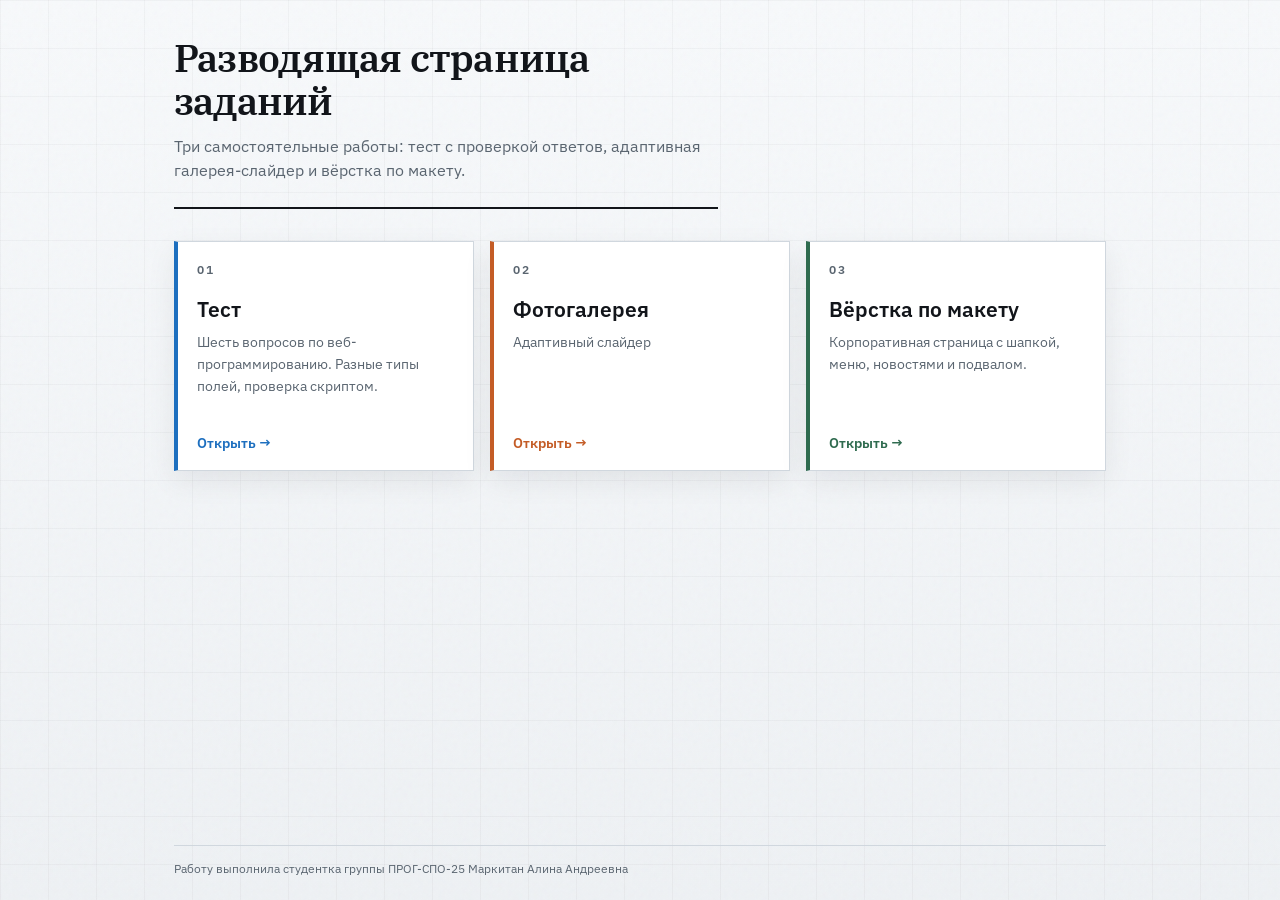
<file: index.html>
<!doctype html>
<html lang="ru">
  <head>
    <meta charset="UTF-8" />
    <meta name="viewport" content="width=device-width, initial-scale=1.0" />
    <title>Итоговые работы</title>
    <link rel="stylesheet" href="css/main.css" />
    <link rel="preconnect" href="https://fonts.googleapis.com" />
    <link rel="preconnect" href="https://fonts.gstatic.com" crossorigin />
    <link
      href="https://fonts.googleapis.com/css2?family=IBM+Plex+Sans:wght@400;500;600&family=IBM+Plex+Serif:wght@500;600&display=swap"
      rel="stylesheet"
    />
  </head>
  <body class="home">
    <div class="noise" aria-hidden="true"></div>
    <main class="hub">
      <section class="hub-intro">
        <h1>Разводящая страница заданий</h1>
        <p>
          Три самостоятельные работы: тест с проверкой ответов, адаптивная
          галерея-слайдер и вёрстка по макету.
        </p>
      </section>

      <nav class="task-grid" aria-label="Список заданий">
        <a class="task-card task-1" href="quiz/index.html">
          <span class="task-num">01</span>
          <h2>Тест</h2>
          <p>
            Шесть вопросов по веб-программированию. Разные типы полей, проверка
            скриптом.
          </p>
          <span class="task-go">Открыть →</span>
        </a>

        <a class="task-card task-2" href="gallery/index.html">
          <span class="task-num">02</span>
          <h2>Фотогалерея</h2>
          <p>Адаптивный слайдер</p>
          <span class="task-go">Открыть →</span>
        </a>

        <a class="task-card task-3" href="layout/index.html">
          <span class="task-num">03</span>
          <h2>Вёрстка по макету</h2>
          <p>Корпоративная страница с шапкой, меню, новостями и подвалом.</p>
          <span class="task-go">Открыть →</span>
        </a>
      </nav>
    </main>

    <footer class="site-footer">
      <p>
        Работу выполнила студентка группы ПРОГ-СПО-25 Маркитан Алина Андреевна
      </p>
    </footer>
  </body>
</html>
</file>
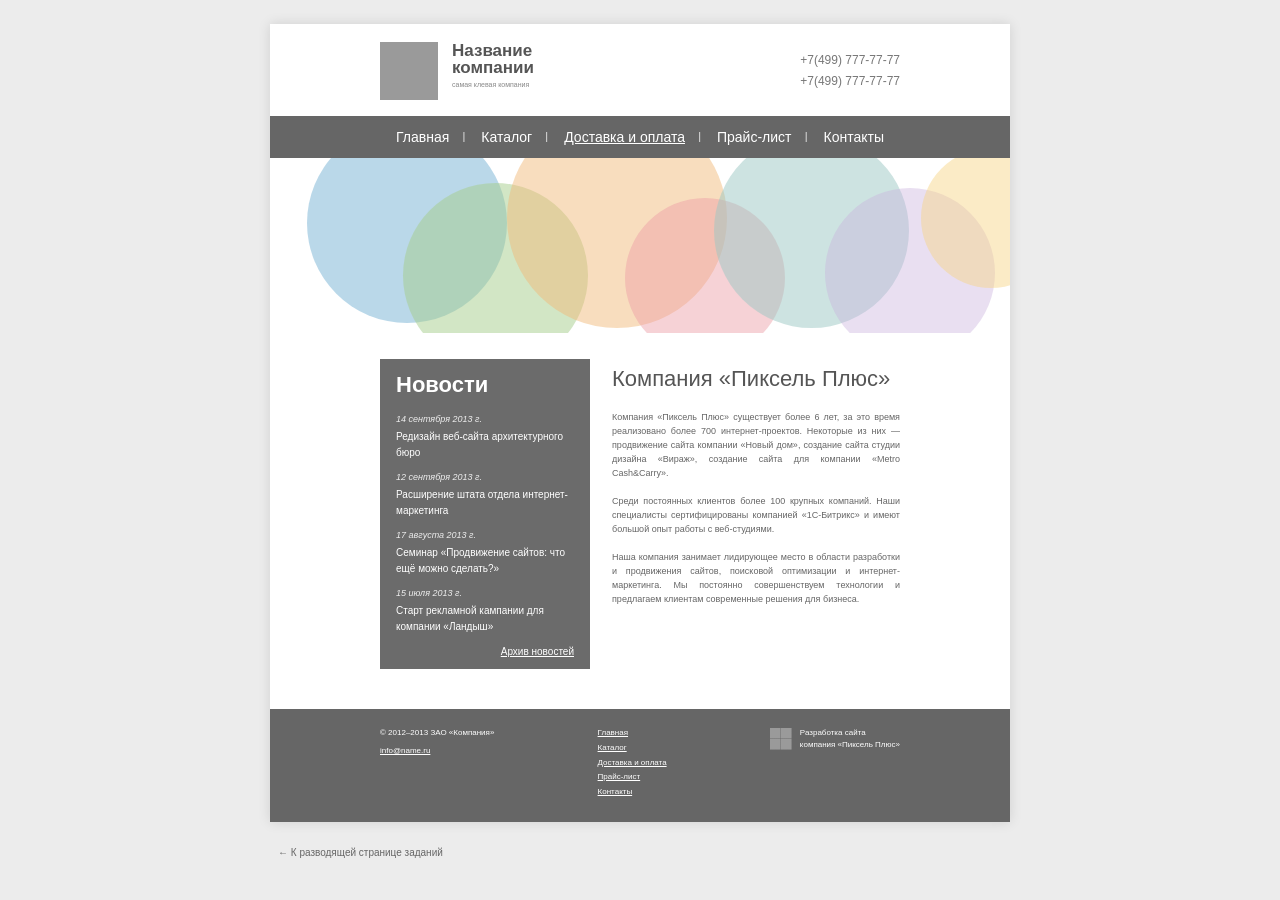
<file: layout/index.html>
<!doctype html>
<html lang="ru">
  <head>
    <meta charset="UTF-8" />
    <meta name="viewport" content="width=device-width, initial-scale=1.0" />
    <title>Название компании — Доставка и оплата</title>
    <link rel="stylesheet" href="layout.css" />
  </head>
  <body>
    <div class="page">
      <header class="header">
        <div class="header-top">
          <div class="brand">
            <div class="logo-box" aria-hidden="true"></div>
            <div class="brand-text">
              <div class="company-name">Название<br />компании</div>
              <div class="company-tagline">самая клевая компания</div>
            </div>
          </div>
          <div class="phones">
            <a href="tel:+74997777777">+7(499) 777-77-77</a>
            <a href="tel:+74997777777">+7(499) 777-77-77</a>
          </div>
        </div>

        <nav class="nav" aria-label="Основное меню">
          <ul>
            <li><a href="#">Главная</a></li>
            <li><a href="#">Каталог</a></li>
            <li><a href="#" class="is-active">Доставка и оплата</a></li>
            <li><a href="#">Прайс-лист</a></li>
            <li><a href="#">Контакты</a></li>
          </ul>
        </nav>
      </header>

      <div class="banner" aria-hidden="true">
        <span class="circle c1"></span>
        <span class="circle c2"></span>
        <span class="circle c3"></span>
        <span class="circle c4"></span>
        <span class="circle c5"></span>
        <span class="circle c6"></span>
        <span class="circle c7"></span>
      </div>

      <div class="content">
        <aside class="news">
          <h2>Новости</h2>
          <ul class="news-list">
            <li>
              <time datetime="2013-09-14">14 сентября 2013 г.</time>
              <a href="#">Редизайн веб-сайта архитектурного бюро</a>
            </li>
            <li>
              <time datetime="2013-09-12">12 сентября 2013 г.</time>
              <a href="#">Расширение штата отдела интернет-маркетинга</a>
            </li>
            <li>
              <time datetime="2013-08-17">17 августа 2013 г.</time>
              <a href="#"
                >Семинар «Продвижение сайтов: что ещё можно сделать?»</a
              >
            </li>
            <li>
              <time datetime="2013-07-15">15 июля 2013 г.</time>
              <a href="#">Старт рекламной кампании для компании «Ландыш»</a>
            </li>
          </ul>
          <a class="news-archive" href="#">Архив новостей</a>
        </aside>

        <article class="about">
          <h1>Компания «Пиксель Плюс»</h1>
          <p>
            Компания «Пиксель Плюс» существует более 6 лет, за это время
            реализовано более 700 интернет-проектов. Некоторые из них —
            продвижение сайта компании «Новый дом», создание сайта студии
            дизайна «Вираж», создание сайта для компании «Metro Cash&amp;Carry».
          </p>
          <p>
            Среди постоянных клиентов более 100 крупных компаний. Наши
            специалисты сертифицированы компанией «1С-Битрикс» и имеют большой
            опыт работы с веб-студиями.
          </p>
          <p>
            Наша компания занимает лидирующее место в области разработки и
            продвижения сайтов, поисковой оптимизации и интернет-маркетинга. Мы
            постоянно совершенствуем технологии и предлагаем клиентам
            современные решения для бизнеса.
          </p>
        </article>
      </div>

      <footer class="footer">
        <div class="footer-col footer-copy">
          <p>© 2012–2013 ЗАО «Компания»</p>
          <p><a href="mailto:info@name.ru">info@name.ru</a></p>
        </div>
        <div class="footer-col footer-menu">
          <ul>
            <li><a href="#">Главная</a></li>
            <li><a href="#">Каталог</a></li>
            <li><a href="#">Доставка и оплата</a></li>
            <li><a href="#">Прайс-лист</a></li>
            <li><a href="#">Контакты</a></li>
          </ul>
        </div>
        <div class="footer-col footer-dev">
          <span class="dev-icon" aria-hidden="true"></span>
          <span>Разработка сайта<br />компания «Пиксель Плюс»</span>
        </div>
      </footer>
    </div>

    <p class="back-home">
      <a href="../index.html">← К разводящей странице заданий</a>
    </p>
  </body>
</html>
</file>
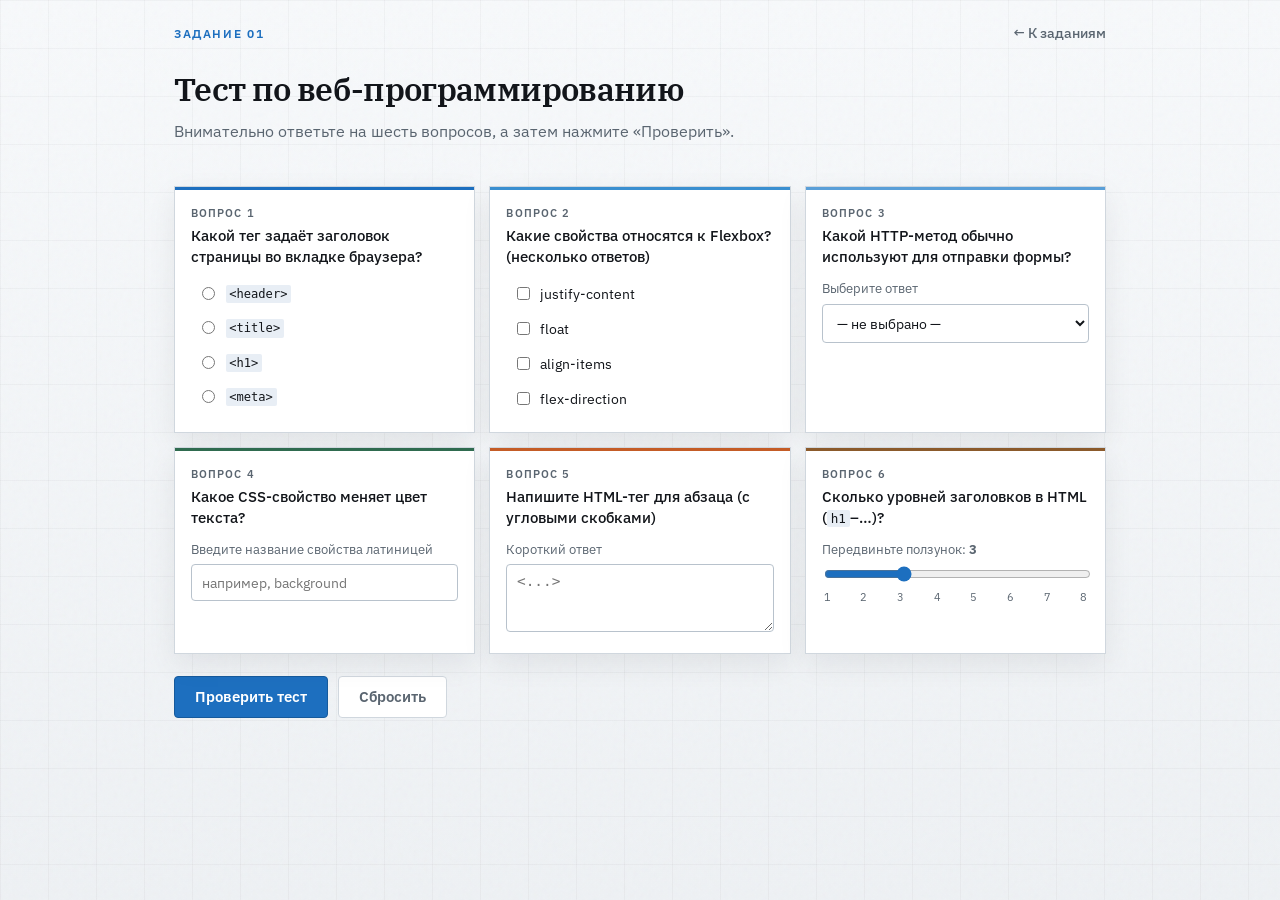
<file: quiz/index.html>
<!doctype html>
<html lang="ru">
  <head>
    <meta charset="UTF-8" />
    <meta name="viewport" content="width=device-width, initial-scale=1.0" />
    <title>Тест по веб-программированию</title>
    <link rel="stylesheet" href="../css/main.css" />
    <link rel="stylesheet" href="quiz.css" />
    <link rel="preconnect" href="https://fonts.googleapis.com" />
    <link rel="preconnect" href="https://fonts.gstatic.com" crossorigin />
    <link
      href="https://fonts.googleapis.com/css2?family=IBM+Plex+Sans:wght@400;500;600&family=IBM+Plex+Serif:wght@500;600&display=swap"
      rel="stylesheet"
    />
  </head>
  <body class="quiz-page">
    <div class="noise" aria-hidden="true"></div>

    <header class="site-header">
      <p class="eyebrow">Задание 01</p>
      <a class="back-link" href="../index.html">← К заданиям</a>
    </header>

    <main class="quiz-wrap">
      <header class="quiz-head">
        <h1>Тест по веб-программированию</h1>
        <p class="lead">
          Внимательно ответьте на шесть вопросов, а затем нажмите «Проверить».
        </p>
      </header>

      <form id="quiz-form" class="quiz-form" novalidate>
        <div class="questions">
          <!-- 1. Radio -->
          <div class="q-card" data-q="1">
            <h2 class="q-title">
              <span class="q-label">Вопрос 1</span> Какой тег задаёт заголовок
              страницы во вкладке браузера?
            </h2>
            <div class="options" role="group" aria-label="Вопрос 1">
              <label class="opt"
                ><input type="radio" name="q1" value="header" />
                <code>&lt;header&gt;</code></label
              >
              <label class="opt"
                ><input type="radio" name="q1" value="title" />
                <code>&lt;title&gt;</code></label
              >
              <label class="opt"
                ><input type="radio" name="q1" value="h1" />
                <code>&lt;h1&gt;</code></label
              >
              <label class="opt"
                ><input type="radio" name="q1" value="meta" />
                <code>&lt;meta&gt;</code></label
              >
            </div>
          </div>

          <!-- 2. Checkboxes -->
          <div class="q-card" data-q="2">
            <h2 class="q-title">
              <span class="q-label">Вопрос 2</span> Какие свойства относятся к
              Flexbox? (несколько ответов)
            </h2>
            <div class="options" role="group" aria-label="Вопрос 2">
              <label class="opt"
                ><input type="checkbox" name="q2" value="justify-content" />
                justify-content</label
              >
              <label class="opt"
                ><input type="checkbox" name="q2" value="float" /> float</label
              >
              <label class="opt"
                ><input type="checkbox" name="q2" value="align-items" />
                align-items</label
              >
              <label class="opt"
                ><input type="checkbox" name="q2" value="flex-direction" />
                flex-direction</label
              >
            </div>
          </div>

          <!-- 3. Select -->
          <div class="q-card" data-q="3">
            <h2 class="q-title">
              <span class="q-label">Вопрос 3</span> Какой HTTP-метод обычно
              используют для отправки формы?
            </h2>
            <label class="field-label" for="q3">Выберите ответ</label>
            <select id="q3" name="q3">
              <option value="" selected>— не выбрано —</option>
              <option value="GET">GET</option>
              <option value="POST">POST</option>
              <option value="PUT">PUT</option>
              <option value="DELETE">DELETE</option>
            </select>
          </div>

          <!-- 4. Text input -->
          <div class="q-card" data-q="4">
            <h2 class="q-title">
              <span class="q-label">Вопрос 4</span> Какое CSS-свойство меняет
              цвет текста?
            </h2>
            <label class="field-label" for="q4"
              >Введите название свойства латиницей</label
            >
            <input
              type="text"
              id="q4"
              name="q4"
              autocomplete="off"
              placeholder="например, background"
              spellcheck="false"
            />
          </div>

          <!-- 5. Textarea -->
          <div class="q-card" data-q="5">
            <h2 class="q-title">
              <span class="q-label">Вопрос 5</span> Напишите HTML-тег для абзаца
              (с угловыми скобками)
            </h2>
            <label class="field-label" for="q5">Короткий ответ</label>
            <textarea
              id="q5"
              name="q5"
              rows="3"
              placeholder="&lt;...&gt;"
              spellcheck="false"
            ></textarea>
          </div>

          <!-- 6. Range -->
          <div class="q-card" data-q="6">
            <h2 class="q-title">
              <span class="q-label">Вопрос 6</span> Сколько уровней заголовков в
              HTML (<code>h1</code>–…)?
            </h2>
            <label class="field-label" for="q6"
              >Передвиньте ползунок: <strong id="q6-value">3</strong></label
            >
            <input
              type="range"
              id="q6"
              name="q6"
              min="1"
              max="8"
              step="1"
              value="3"
            />
            <div class="range-marks" aria-hidden="true">
              <span>1</span><span>2</span><span>3</span><span>4</span
              ><span>5</span><span>6</span><span>7</span><span>8</span>
            </div>
          </div>
        </div>

        <div class="quiz-actions">
          <button type="submit" class="btn-primary">Проверить тест</button>
          <button type="reset" class="btn-ghost" id="reset-btn">
            Сбросить
          </button>
        </div>
      </form>

      <section id="results" class="results" hidden aria-live="polite">
        <h2>Результаты</h2>
        <p class="score-line">
          Правильных ответов: <strong id="score-correct">0</strong> из
          <strong>6</strong>
        </p>
        <div id="wrong-block" class="wrong-block" hidden>
          <h3>Неправильные ответы</h3>
          <ul id="wrong-list"></ul>
        </div>
        <p id="all-correct" class="all-correct" hidden>
          Все ответы верны — отличная работа.
        </p>
      </section>
    </main>

    <script src="quiz.js"></script>
  </body>
</html>
</file>
<file: css/main.css>
:root {
  --ink: #12151a;
  --muted: #5a6570;
  --paper: #eef1f4;
  --card: #ffffff;
  --line: #d0d7de;
  --accent: #1d6fbf;
  --accent-2: #c45c26;
  --accent-3: #2f6b4f;
  --shadow: 0 10px 28px rgba(18, 21, 26, 0.07);
}

*,
*::before,
*::after {
  box-sizing: border-box;
}

html {
  scroll-behavior: smooth;
}

body {
  margin: 0;
  min-height: 100vh;
  font-family: "IBM Plex Sans", system-ui, sans-serif;
  color: var(--ink);
  background:
    linear-gradient(90deg, rgba(18, 21, 26, 0.03) 1px, transparent 1px) 0 0 / 48px 48px,
    linear-gradient(rgba(18, 21, 26, 0.03) 1px, transparent 1px) 0 0 / 48px 48px,
    linear-gradient(180deg, #f7f9fb 0%, var(--paper) 100%);
  display: flex;
  flex-direction: column;
}

.noise {
  pointer-events: none;
  position: fixed;
  inset: 0;
  opacity: 0.03;
  background-image: url("data:image/svg+xml,%3Csvg viewBox='0 0 200 200' xmlns='http://www.w3.org/2000/svg'%3E%3Cfilter id='n'%3E%3CfeTurbulence type='fractalNoise' baseFrequency='0.9' numOctaves='3' stitchTiles='stitch'/%3E%3C/filter%3E%3Crect width='100%25' height='100%25' filter='url(%23n)'/%3E%3C/svg%3E");
  z-index: 0;
}

.site-header,
.hub,
.site-footer {
  position: relative;
  z-index: 1;
}

.site-header {
  display: flex;
  align-items: baseline;
  justify-content: space-between;
  gap: 1rem;
  max-width: 980px;
  margin: 0 auto;
  padding: 1.5rem 1.5rem 0;
  width: 100%;
}

.logo {
  font-family: "IBM Plex Serif", Georgia, serif;
  font-weight: 600;
  font-size: 1.25rem;
  letter-spacing: 0.02em;
  color: var(--ink);
  text-decoration: none;
}

.logo span {
  color: var(--accent);
  margin: 0 0.12em;
}

.semester {
  margin: 0;
  font-size: 0.82rem;
  color: var(--muted);
}

.hub {
  flex: 1;
  max-width: 980px;
  margin: 0 auto;
  padding: 2.25rem 1.5rem 3rem;
  width: 100%;
}

.hub-intro {
  max-width: 34rem;
  margin-bottom: 2rem;
  padding-bottom: 1.5rem;
  border-bottom: 2px solid var(--ink);
  animation: rise 0.55s ease both;
}

.hub-intro h1 {
  margin: 0 0 0.7rem;
  font-family: "IBM Plex Serif", Georgia, serif;
  font-size: clamp(1.75rem, 4vw, 2.35rem);
  font-weight: 600;
  line-height: 1.15;
  letter-spacing: -0.02em;
  color: var(--ink);
}

.hub-intro p {
  margin: 0;
  color: var(--muted);
  line-height: 1.55;
  font-size: 1rem;
}

.task-grid {
  display: grid;
  grid-template-columns: repeat(3, 1fr);
  gap: 1rem;
}

.task-card {
  position: relative;
  display: flex;
  flex-direction: column;
  min-height: 230px;
  padding: 1.25rem 1.2rem 1.15rem;
  background: var(--card);
  border: 1px solid var(--line);
  border-left: 4px solid var(--accent);
  text-decoration: none;
  color: inherit;
  box-shadow: var(--shadow);
  transition: transform 0.2s ease, box-shadow 0.2s ease;
  animation: rise 0.6s ease both;
}

.task-2 { border-left-color: var(--accent-2); }
.task-3 { border-left-color: var(--accent-3); }

.task-card:nth-child(2) { animation-delay: 0.07s; }
.task-card:nth-child(3) { animation-delay: 0.14s; }

.task-card:hover {
  transform: translateY(-3px);
  box-shadow: 0 16px 36px rgba(18, 21, 26, 0.11);
}

.task-num {
  font-size: 0.72rem;
  font-weight: 600;
  letter-spacing: 0.14em;
  color: var(--muted);
  margin-bottom: 1.2rem;
}

.task-card h2 {
  margin: 0 0 0.5rem;
  font-size: 1.3rem;
  font-weight: 600;
}

.task-card p {
  margin: 0;
  flex: 1;
  font-size: 0.9rem;
  line-height: 1.5;
  color: var(--muted);
}

.task-go {
  margin-top: 1.15rem;
  font-size: 0.88rem;
  font-weight: 600;
  color: var(--accent);
}

.task-2 .task-go { color: var(--accent-2); }
.task-3 .task-go { color: var(--accent-3); }

.site-footer {
  max-width: 980px;
  margin: 0 auto;
  padding: 0 1.5rem 1.5rem;
  width: 100%;
}

.site-footer p {
  margin: 0;
  font-size: 0.78rem;
  color: var(--muted);
  border-top: 1px solid var(--line);
  padding-top: 0.9rem;
}

@keyframes rise {
  from {
    opacity: 0;
    transform: translateY(10px);
  }
  to {
    opacity: 1;
    transform: translateY(0);
  }
}

@media (max-width: 820px) {
  .task-grid {
    grid-template-columns: 1fr;
  }

  .task-card {
    min-height: auto;
  }
}

@media (max-width: 520px) {
  .site-header {
    flex-direction: column;
    gap: 0.3rem;
  }
}
</file>
<file: layout/layout.css>
* {
  box-sizing: border-box;
}

html,
body {
  margin: 0;
  padding: 0;
}

body {
  font-family: Arial, Helvetica, sans-serif;
  font-size: 11px;
  line-height: 1.45;
  color: #444;
  background: #ececec;
}

a {
  color: inherit;
}

.page {
  width: 740px;
  max-width: 100%;
  margin: 24px auto;
  background: #fff;
  box-shadow: 0 0 12px rgba(0, 0, 0, 0.12);
}

/* ——— Header ——— */
.header-top {
  display: flex;
  align-items: center;
  justify-content: space-between;
  padding: 18px 110px 16px;
  background: #fff;
}

.brand {
  display: flex;
  align-items: flex-start;
  gap: 14px;
}

.logo-box {
  width: 58px;
  height: 58px;
  background: #9a9a9a;
  flex-shrink: 0;
}

.company-name {
  font-size: 17px;
  font-weight: 700;
  color: #555;
  line-height: 1;
}

.company-tagline {
  margin-top: 4px;
  font-size: 7px;
  color: #888;
}

.phones {
  display: flex;
  flex-direction: column;
  align-items: flex-end;
  gap: 4px;
  font-size: 12px;
  color: #777;
}

.phones a {
  text-decoration: none;
}

.phones a:hover {
  color: #555;
}

/* ——— Nav ——— */
.nav {
  background: #666;
}

.nav ul {
  display: flex;
  flex-wrap: wrap;
  margin: 0;
  padding: 0 110px;
  list-style: none;
}

.nav li {
  position: relative;
}

.nav li:not(:last-child)::after {
  content: "|";
  color: #fff;
  opacity: 0.85;
  position: absolute;
  right: 0;
  top: 50%;
  transform: translateY(-50%);
  pointer-events: none;
}

.nav a {
  display: block;
  padding: 11px 16px;
  color: #fff;
  text-decoration: none;
  font-size: 14px;
  white-space: nowrap;
}

.nav a:hover,
.nav a.is-active {
  text-decoration: underline;
}

/* ——— Banner circles ——— */
.banner {
  position: relative;
  height: 175px;
  overflow: hidden;
  background: #fff;
}

.circle {
  position: absolute;
  border-radius: 50%;
}

.c1 {
  width: 200px;
  height: 200px;
  left: 5%;
  top: -35px;
  background: rgba(130, 185, 215, 0.55);
}

.c2 {
  width: 185px;
  height: 185px;
  left: 18%;
  top: 25px;
  background: rgba(165, 205, 140, 0.5);
}

.c3 {
  width: 220px;
  height: 220px;
  left: 32%;
  top: -50px;
  background: rgba(240, 185, 120, 0.48);
}

.c4 {
  width: 160px;
  height: 160px;
  left: 48%;
  top: 40px;
  background: rgba(235, 155, 165, 0.45);
}

.c5 {
  width: 195px;
  height: 195px;
  left: 60%;
  top: -25px;
  background: rgba(155, 200, 195, 0.5);
}

.c6 {
  width: 170px;
  height: 170px;
  left: 75%;
  top: 30px;
  background: rgba(200, 175, 220, 0.4);
}

.c7 {
  width: 140px;
  height: 140px;
  left: 88%;
  top: -10px;
  background: rgba(245, 210, 130, 0.45);
}

/* ——— Content ——— */
.content {
  display: flex;
  gap: 22px;
  padding: 26px 110px 40px;
  background: #fff;
}

.news {
  width: 210px;
  flex-shrink: 0;
  background: #6b6b6b;
  color: #fff;
  padding: 10px 16px;
}

.news h2 {
  margin: 0 0 12px;
  font-size: 22px;
  font-weight: 700;
  color: #fff;
}

.news-list {
  margin: 0;
  padding: 0;
  list-style: none;
}

.news-list li {
  margin-bottom: 10px;
}

.news-list time {
  display: block;
  margin-bottom: 3px;
  font-size: 9px;
  color: #eee;
  font-style: italic;
}

.news-list a {
  color: #fff;
  text-decoration: none;
  font-size: 10px;
  line-height: 1.35;
}

.news-list a:hover {
  text-decoration: underline;
}

.news-archive {
  display: block;
  margin-top: 8px;
  text-align: right;
  color: #fff;
  font-size: 10px;
}

.about {
  flex: 1;
  min-width: 0;
  padding-top: 4px;
}

.about h1 {
  margin: 0 0 16px;
  font-size: 22px;
  font-weight: 400;
  color: #555;
}

.about p {
  margin: 0 0 14px;
  color: #666;
  text-align: justify;
  font-size: 9px;
  line-height: 1.55;
}

/* ——— Footer ——— */
.footer {
  display: flex;
  align-items: flex-start;
  justify-content: space-between;
  gap: 20px;
  padding: 18px 110px 22px;
  background: #666;
  color: #fff;
  font-size: 8px;
}

.footer a {
  color: #fff;
  text-decoration: underline;
}

.footer-copy p {
  margin: 0 0 6px;
}

.footer-menu ul {
  margin: 0;
  padding: 0;
  list-style: none;
}

.footer-menu li {
  margin-bottom: 3px;
}

.footer-dev {
  display: flex;
  align-items: center;
  gap: 8px;
  max-width: 280px;
  text-align: left;
}

.dev-icon {
  width: 22px;
  height: 22px;
  flex-shrink: 0;
  background:
    linear-gradient(#9a9a9a, #9a9a9a) 0 0 / 48% 48% no-repeat,
    linear-gradient(#9a9a9a, #9a9a9a) 100% 0 / 48% 48% no-repeat,
    linear-gradient(#9a9a9a, #9a9a9a) 0 100% / 48% 48% no-repeat,
    linear-gradient(#9a9a9a, #9a9a9a) 100% 100% / 48% 48% no-repeat;
}

.back-home {
  width: 740px;
  max-width: 100%;
  margin: 0 auto 28px;
  padding: 0 8px;
  font-family: Arial, Helvetica, sans-serif;
  font-size: 10px;
}

.back-home a {
  color: #666;
  text-decoration: none;
}

.back-home a:hover {
  text-decoration: underline;
}

/* Адаптив для узких экранов — макет остаётся читаемым */
@media (max-width: 980px) {
  .page {
    margin: 0;
    box-shadow: none;
  }

  .header-top,
  .content,
  .footer {
    padding-left: 24px;
    padding-right: 24px;
  }

  .nav ul {
    padding-left: 12px;
    padding-right: 12px;
  }

  .back-home {
    padding: 12px 16px 24px;
  }
}

@media (max-width: 640px) {
  .header-top {
    flex-direction: column;
    align-items: flex-start;
    gap: 12px;
  }

  .phones {
    align-items: flex-start;
  }

  .nav ul {
    flex-direction: column;
    padding: 6px 0;
  }

  .nav li:not(:last-child)::after {
    display: none;
  }

  .content {
    flex-direction: column;
  }

  .news {
    width: 100%;
  }

  .footer {
    flex-direction: column;
  }
}
</file>
<file: quiz/quiz.css>
.quiz-page .back-link {
  font-size: 0.88rem;
  font-weight: 500;
  color: var(--muted);
  text-decoration: none;
  border-bottom: 1px solid transparent;
  transition:
    color 0.2s,
    border-color 0.2s;
}

.quiz-page .back-link:hover {
  color: var(--accent);
  border-bottom-color: var(--accent);
}

.quiz-wrap {
  position: relative;
  z-index: 1;
  max-width: 980px;
  margin: 0 auto;
  padding: 1.35rem 1.5rem 3.25rem;
  width: 100%;
}

.quiz-head {
  margin-bottom: 1.5rem;
  max-width: 40rem;
  padding-bottom: 1.15rem;
  animation: rise 0.5s ease both;
}

.eyebrow {
  margin: 0 0 0.35rem;
  font-size: 0.72rem;
  font-weight: 600;
  letter-spacing: 0.14em;
  text-transform: uppercase;
  color: var(--accent);
}

.quiz-head h1 {
  margin: 0 0 0.55rem;
  font-family: "IBM Plex Serif", Georgia, serif;
  font-size: clamp(1.55rem, 3.4vw, 2rem);
  font-weight: 600;
  letter-spacing: -0.02em;
}

.lead {
  margin: 0;
  color: var(--muted);
  line-height: 1.55;
}

.questions {
  display: grid;
  grid-template-columns: repeat(3, 1fr);
  gap: 0.9rem;
  margin-bottom: 1.35rem;
}

.q-card {
  position: relative;
  margin: 0;
  padding: 1.2rem 1rem 1.1rem;
  background: var(--card);
  border: 1px solid var(--line);
  box-shadow: var(--shadow);
  min-width: 0;
  animation: rise 0.55s ease both;
}

/* Акцентная полоска — не через border-top, чтобы legend её не ломал */
.q-card::before {
  content: "";
  position: absolute;
  top: 0;
  left: 0;
  right: 0;
  height: 3px;
  background: var(--accent);
}

.q-card:nth-child(1) {
  animation-delay: 0.03s;
}
.q-card:nth-child(2) {
  animation-delay: 0.06s;
}
.q-card:nth-child(2)::before {
  background: #3a8fd0;
}
.q-card:nth-child(3) {
  animation-delay: 0.09s;
}
.q-card:nth-child(3)::before {
  background: #5a9fd8;
}
.q-card:nth-child(4) {
  animation-delay: 0.12s;
}
.q-card:nth-child(4)::before {
  background: #2f6b4f;
}
.q-card:nth-child(5) {
  animation-delay: 0.15s;
}
.q-card:nth-child(5)::before {
  background: #c45c26;
}
.q-card:nth-child(6) {
  animation-delay: 0.18s;
}
.q-card:nth-child(6)::before {
  background: #8b5a2b;
}

.q-card.wrong {
  border-color: #b42318;
  background: #fff8f7;
}

.q-card.wrong::before {
  background: #b42318;
}

.q-card.ok {
  border-color: #1a7f4b;
  background: #f4fbf7;
}

.q-card.ok::before {
  background: #1a7f4b;
}

.q-title {
  margin: 0 0 0.8rem;
  font-size: 0.92rem;
  font-weight: 500;
  line-height: 1.4;
}

.q-label {
  display: block;
  margin-bottom: 0.3rem;
  font-size: 0.68rem;
  font-weight: 600;
  letter-spacing: 0.1em;
  text-transform: uppercase;
  color: var(--muted);
}

.q-card code {
  font-size: 0.86em;
  background: #e8eef5;
  padding: 0.08em 0.3em;
  border-radius: 2px;
}

.options {
  display: flex;
  flex-direction: column;
  gap: 0.4rem;
}

.opt {
  display: flex;
  align-items: flex-start;
  gap: 0.45rem;
  font-size: 0.88rem;
  line-height: 1.35;
  cursor: pointer;
  padding: 0.3rem 0.4rem;
  border-radius: 4px;
  transition: background 0.15s;
}

.opt:hover {
  background: #eef4fa;
}

.opt input {
  margin-top: 0.12rem;
  accent-color: var(--accent);
  flex-shrink: 0;
}

.field-label {
  display: block;
  margin-bottom: 0.4rem;
  font-size: 0.8rem;
  color: var(--muted);
}

.q-card select,
.q-card input[type="text"],
.q-card textarea {
  width: 100%;
  font: inherit;
  font-size: 0.9rem;
  color: var(--ink);
  background: #fff;
  border: 1px solid #b8c2cc;
  border-radius: 4px;
  padding: 0.5rem 0.6rem;
  outline: none;
  transition:
    border-color 0.15s,
    box-shadow 0.15s;
}

.q-card select:focus,
.q-card input[type="text"]:focus,
.q-card textarea:focus,
.q-card input[type="range"]:focus {
  border-color: var(--accent);
  box-shadow: 0 0 0 3px rgba(29, 111, 191, 0.18);
}

.q-card textarea {
  resize: vertical;
  min-height: 4.2rem;
  font-family: ui-monospace, "Cascadia Code", monospace;
}

.q-card input[type="range"] {
  width: 100%;
  accent-color: var(--accent);
  cursor: pointer;
}

.range-marks {
  display: flex;
  justify-content: space-between;
  margin-top: 0.2rem;
  font-size: 0.68rem;
  color: var(--muted);
  padding: 0 0.1rem;
}

.quiz-actions {
  display: flex;
  flex-wrap: wrap;
  gap: 0.65rem;
  align-items: center;
  margin-bottom: 1.35rem;
}

.btn-primary,
.btn-ghost {
  font: inherit;
  font-weight: 600;
  font-size: 0.92rem;
  cursor: pointer;
  border-radius: 4px;
  padding: 0.65rem 1.25rem;
  transition:
    background 0.15s,
    color 0.15s,
    border-color 0.15s;
}

.btn-primary {
  background: var(--accent);
  color: #fff;
  border: 1px solid #165a9c;
}

.btn-primary:hover {
  background: #165a9c;
}

.btn-ghost {
  background: #fff;
  color: var(--muted);
  border: 1px solid var(--line);
}

.btn-ghost:hover {
  color: var(--ink);
  border-color: #aeb8c2;
}

.results {
  background: var(--card);
  border: 1px solid var(--line);
  border-left: 4px solid var(--accent);
  padding: 1.2rem 1.25rem 1.3rem;
  box-shadow: var(--shadow);
  animation: rise 0.35s ease both;
}

.results h2 {
  margin: 0 0 0.55rem;
  font-family: "IBM Plex Serif", Georgia, serif;
  font-size: 1.3rem;
}

.score-line {
  margin: 0 0 0.9rem;
  font-size: 1.02rem;
}

.score-line strong {
  color: var(--accent);
}

.wrong-block h3 {
  margin: 0 0 0.45rem;
  font-size: 0.92rem;
  color: #b42318;
}

.wrong-block ul {
  margin: 0;
  padding-left: 1.1rem;
  color: var(--ink);
  line-height: 1.5;
}

.wrong-block li {
  margin-bottom: 0.4rem;
}

.all-correct {
  margin: 0;
  color: #1a7f4b;
  font-weight: 500;
}

@media (max-width: 900px) {
  .questions {
    grid-template-columns: repeat(2, 1fr);
  }
}

@media (max-width: 580px) {
  .questions {
    grid-template-columns: 1fr;
  }
}
</file>
